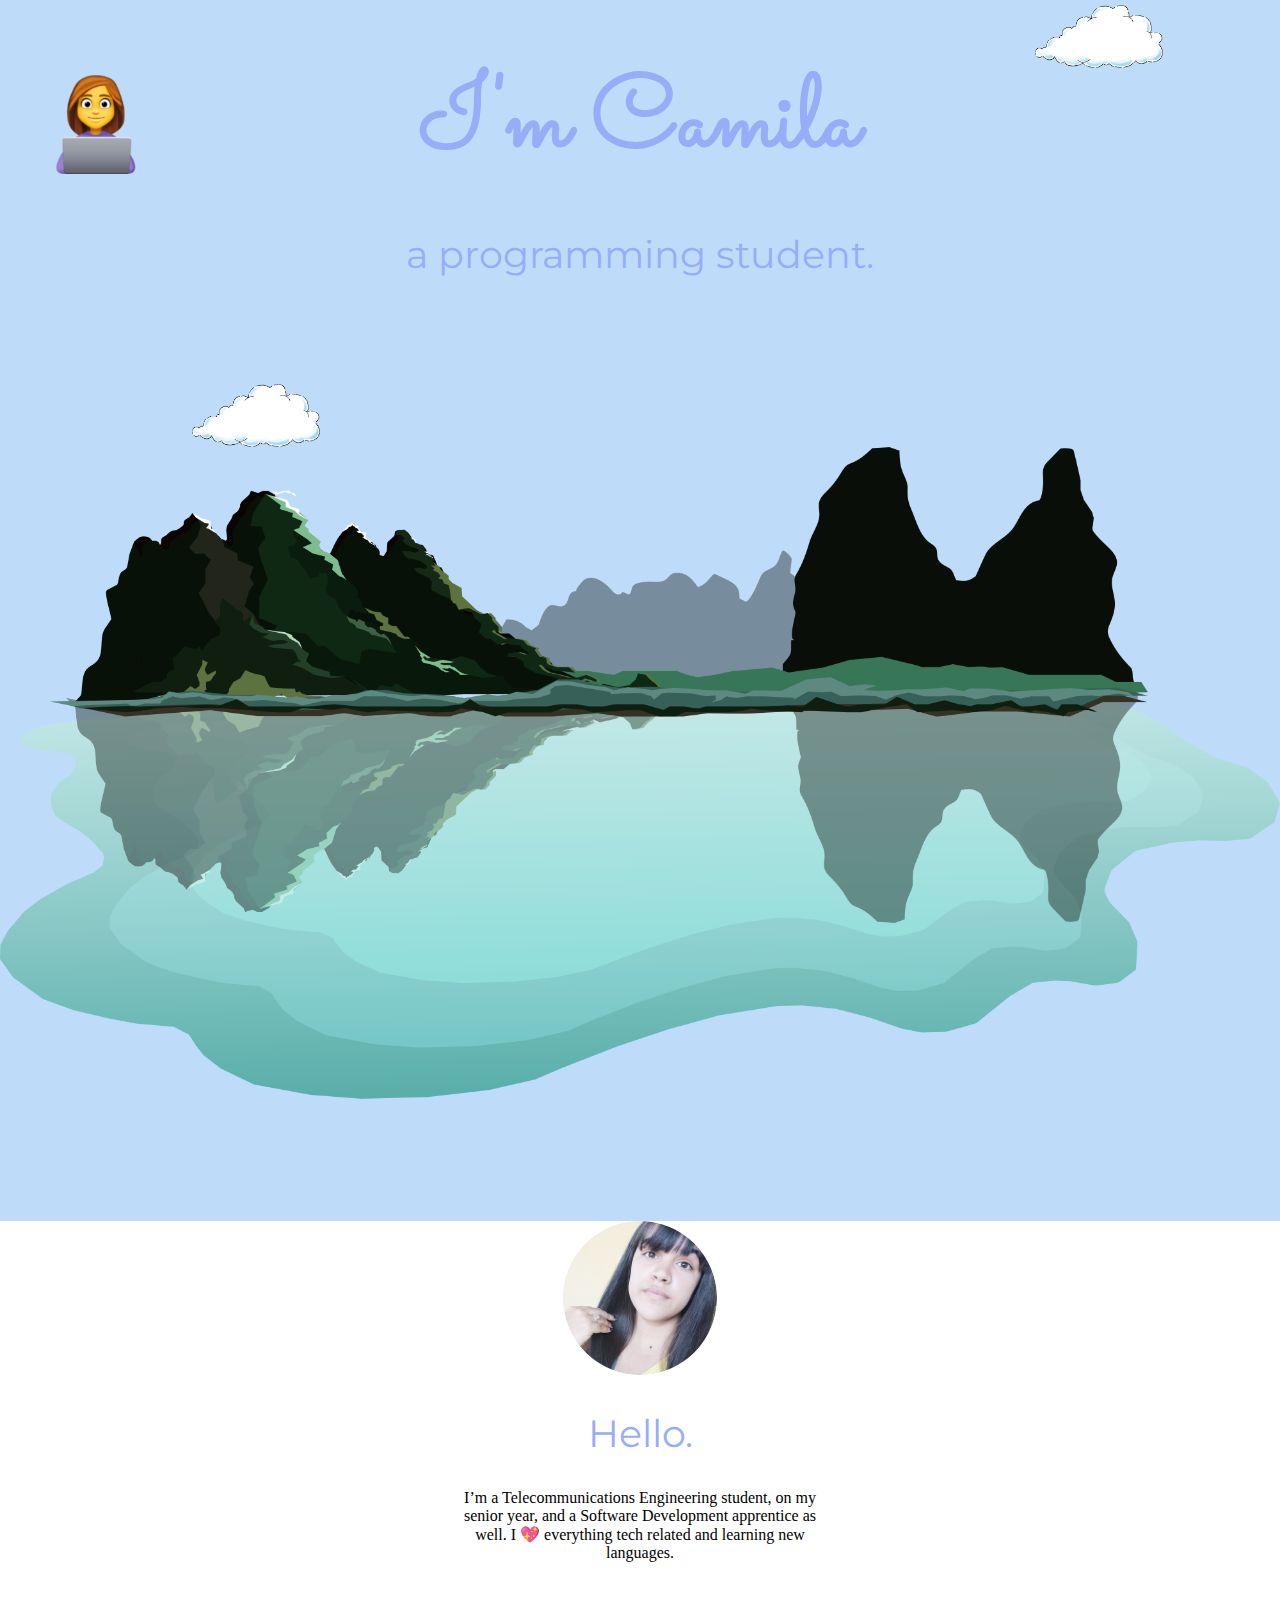
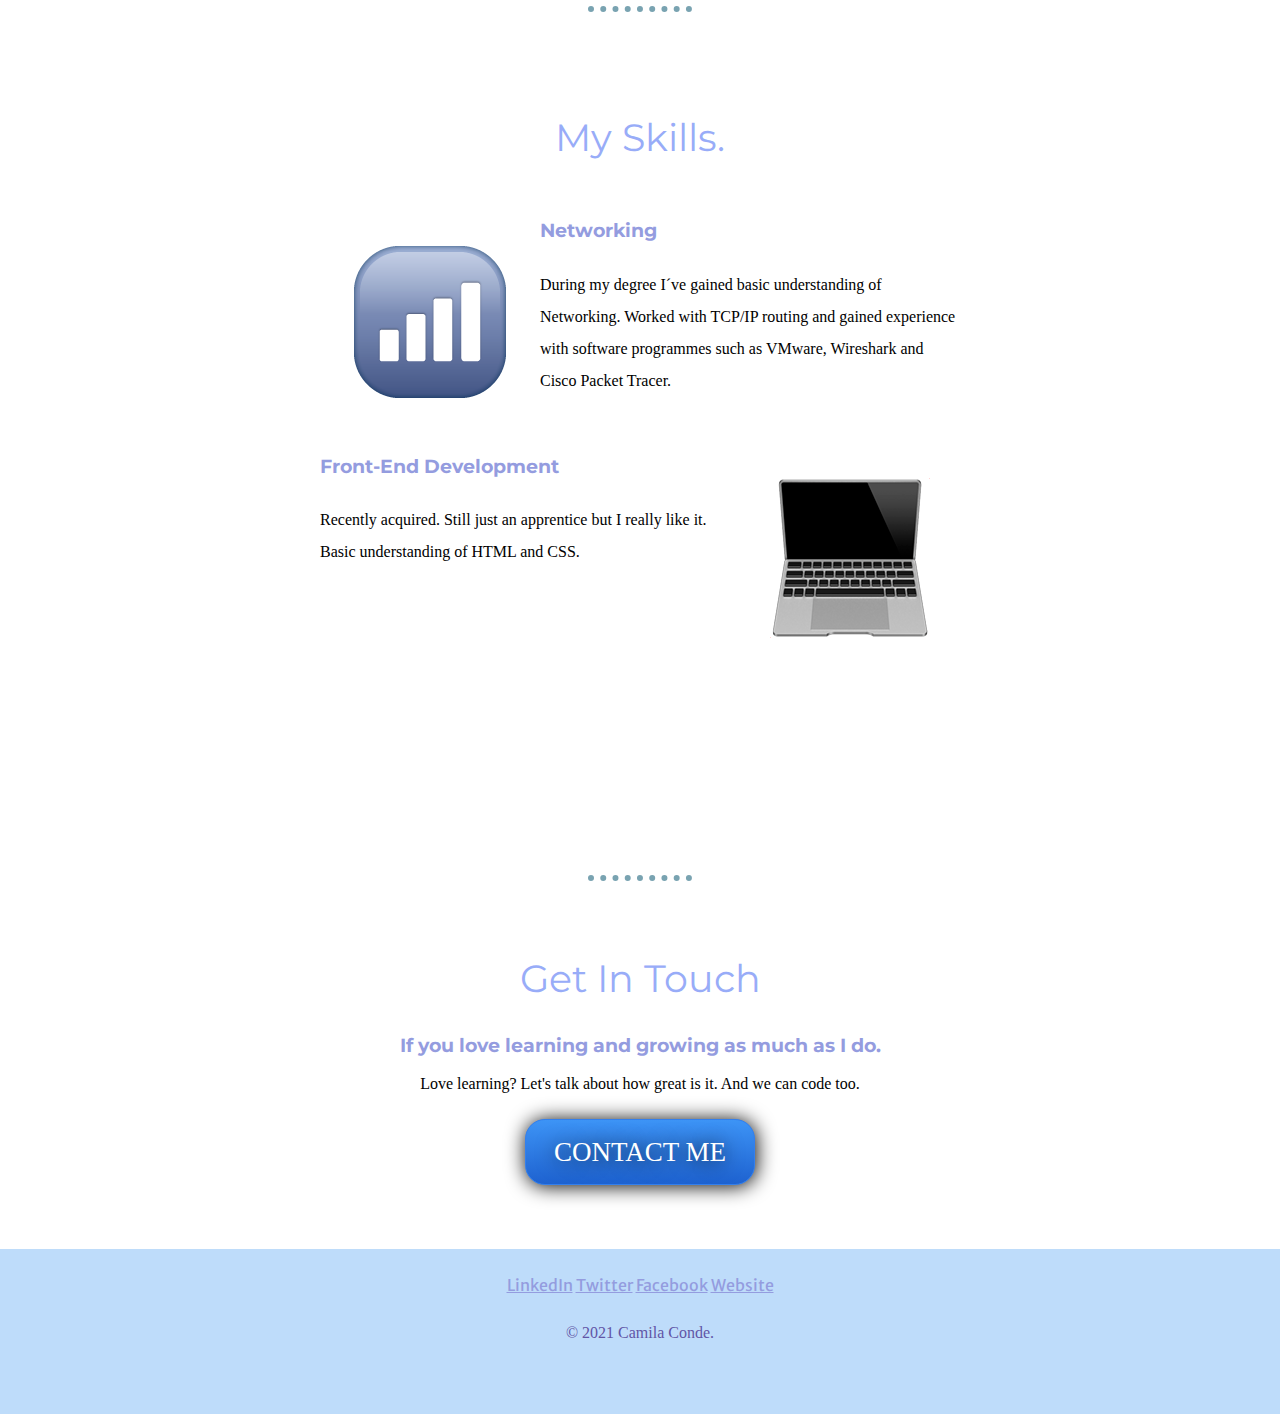
<file: index.html>
<!DOCTYPE html>
<!--[if lt IE 7]>      <html class="no-js lt-ie9 lt-ie8 lt-ie7"> <![endif]-->
<!--[if IE 7]>         <html class="no-js lt-ie9 lt-ie8"> <![endif]-->
<!--[if IE 8]>         <html class="no-js lt-ie9"> <![endif]-->
<!--[if gt IE 8]>      <html class="no-js"> <!--<![endif]-->
<html>

<head>
    <meta charset="utf-8">
    <meta http-equiv="X-UA-Compatible" content="IE=edge">
    <title>Camila Conde</title>
    <meta name="description" content="">
    <meta name="viewport" content="width=device-width, initial-scale=1">
    <link rel="stylesheet" href="css/styles.css">
    <link rel="icon" href="favicon.ico">
    <link rel="preconnect" href="https://fonts.gstatic.com">
    <link rel="preconnect" href="https://fonts.gstatic.com">
    <link href="https://fonts.googleapis.com/css2?family=Merriweather+Sans&family=Montserrat:wght@300&family=Sacramento&display=swap" rel="stylesheet">
</head>

<body>
    <!--[if lt IE 7]>
            <p class="browsehappy">You are using an <strong>outdated</strong> browser. Please <a href="#">upgrade your browser</a> to improve your experience.</p>
        <![endif]-->

    <script src="" async defer></script>

    <div class="top-container">
        <img class="icon" src="icon.png" alt="icon">
        <img class="top-cloud" src="images/cloud.png" alt="smileycloud-img">
        <h1>I'm Camila</h1>
        <img class="bottom-cloud" src="images/cloud.png" alt="smileycloud-img">
        <h2>a programming student.</h2>
        <img class="mountain" src="images/mountain.png" alt="mountains-img">



    </div>

    <div class="middle-container">
        <div class="profile">
          <img class="profile-picture" src="images/camila.png" alt="profile-picture">
          <h2>Hello.</h2>
          <p>I’m a Telecommunications Engineering student, on my senior year, and a Software Development apprentice as well. I 💖 everything tech related and learning new languages.</p>
        </div>
        <br>
        <hr>
        <br>
        <div class="skills">
          <h2>My Skills.</h2>
          <div class="skill-row">
            <img class="antenna-bars-img" src="images/antenna-bars.png" alt="smileyface-img">
            <h3>Networking</h3>  
            <p>During my degree I´ve gained basic understanding of Networking. Worked with TCP/IP routing and gained experience with software programmes such as VMware, Wireshark and Cisco Packet Tracer. </p>
          </div>
          <div class="skill-row">
            <img class="laptop-img" src="images/laptop.png" alt="laptop-img">
            <h3>Front-End Development</h3>
            <p>Recently acquired. Still just an apprentice but I really like it. Basic understanding of HTML and CSS.</p>
          </div>
        </div>
        <hr>
        <div class="contact-me">
          <h2>Get In Touch</h2>
          <h3>If you love learning and growing as much as I do.</h3>
          <p>Love learning? Let's talk about how great is it. And we can code too.</p>
          <a class="BUTTON" href="mailto:camila.conde1699@gmail.com">CONTACT ME</a>
        </div>

      </div>
      
      
      <div class="bottom-container">
        <a class="footer-link" href="https://www.linkedin.com/in/camila-conde-b2859a1a0">LinkedIn</a>
        <a class="footer-link" href="https://twitter.com/CondeLorente?s=09">Twitter</a>
        <a class="footer-link" href="https://www.facebook.com/camila.conde.10236">Facebook</a>
        <a class="footer-link" href="">Website</a>
        <p class="copyright-text">© 2021 Camila Conde.</p>
      </div>
      
</body>

</html>
</file>
<file: css/styles.css>
/***********************TAGS SELECTORS****************************/

body {
    font-family: 'Merriweather Sans', sans-serif;
    margin: 0px;
    text-align: center;
}

div {
    height: auto;
    margin: 0px;
}

h1 {
    color: #98acf8;
    font-family: 'Sacramento', cursive;
    font-size: 8vw;
    margin: 5vh auto 0 auto;
}

h2 {
    color: #98acf8;
    font-family: 'Montserrat', sans-serif;
    font-size: 3vw;
    font-weight: normal;
}

h3 {
    font-family: 'Montserrat', sans-serif;
    color: #949cdf;
}

hr {
    border-style: none;
    border-top: 6px dotted;
    color: #79a3b1;
    height: 2px;
    line-height: 2;
    padding: 20px;
    width: 5%;
}

p {
    font-family: URW ChanceryL, cursive;
}


/***********************CLASS SELECTORS*****************************/

.antenna-bars-img {
    float: left;
    height: auto;
    padding: 30px;
    width: 25%;
}

.bottom-cloud {
    width: 10%;
    position: absolute;
    left: 15vw;
    top: 30vw;
}

.bottom-container {
    background-color: #bedcfa;
    height: 125px;
    padding: 20px;
    position: relative;
    line-height: 2;
}

.BUTTON {
    background: #3D94F6;
    background-image: -webkit-linear-gradient(top, #3D94F6, #1E62D0);
    background-image: -moz-linear-gradient(top, #3D94F6, #1E62D0);
    background-image: -ms-linear-gradient(top, #3D94F6, #1E62D0);
    background-image: -o-linear-gradient(top, #3D94F6, #1E62D0);
    background-image: -webkit-gradient(to bottom, #3D94F6, #1E62D0);
    -webkit-border-radius: 20px;
    -moz-border-radius: 20px;
    border-radius: 20px;
    height: 26px;
    line-height: 26px;
    color: #FFFFFF;
    font-family: Georgia;
    width: 190px;
    font-size: 27px;
    font-weight: 200;
    padding: 19px;
    -webkit-box-shadow: 1px 1px 20px 0 #000000;
    -moz-box-shadow: 1px 1px 20px 0 #000000;
    box-shadow: 1px 1px 20px 0 #000000;
    text-shadow: 1px 1px 20px #000000;
    border: solid #337FED 1px;
    text-decoration: none;
    display: inline-block;
    cursor: pointer;
    text-align: center;
    margin: 10px;
    margin-bottom: 5%;
}

.BUTTON:hover {
    border: solid #337FED 1px;
    background: #1E62D0;
    background-image: -webkit-linear-gradient(top, #1E62D0, #3D94F6);
    background-image: -moz-linear-gradient(top, #1E62D0, #3D94F6);
    background-image: -ms-linear-gradient(top, #1E62D0, #3D94F6);
    background-image: -o-linear-gradient(top, #1E62D0, #3D94F6);
    background-image: -webkit-gradient(to bottom, #1E62D0, #3D94F6);
    -webkit-border-radius: 20px;
    -moz-border-radius: 20px;
    border-radius: 20px;
    text-decoration: none;
}

.copyright-text {
    color: #6155a6;
}

.footer-link {
    color: #949cdf;
}

.icon {
    position: absolute;
    left: 5vh;
    top: 8vh;
    width: 8vw;
}

.laptop-img {
    float: right;
    height: auto;
    padding: 30px;
    width: 25%;
}

.middle-container {
    position: relative;
}

.mountain {
    width: 100%;
    height: auto;
    position: relative;
    bottom: 12vw;
    right: 0%;
}

.profile {
    width: 30%;
    margin: 0 auto;
}

.profile-picture {
    border-radius: 50%;
    width: 40%;
}

.skills {
    margin-bottom: 24vw;
}

.skill-row {
    line-height: 2;
    margin: 4vw auto;
    text-align: left;
    width: 50%;
}

.top-cloud {
    width: 10%;
    position: absolute;
    right: 13vh;
}

.top-container {
    background-color: #bedcfa;
    height: 95vw;
    padding-top: 5px;
    position: relative;
}


/***********************ID SELECTORS********************************/
</file>
